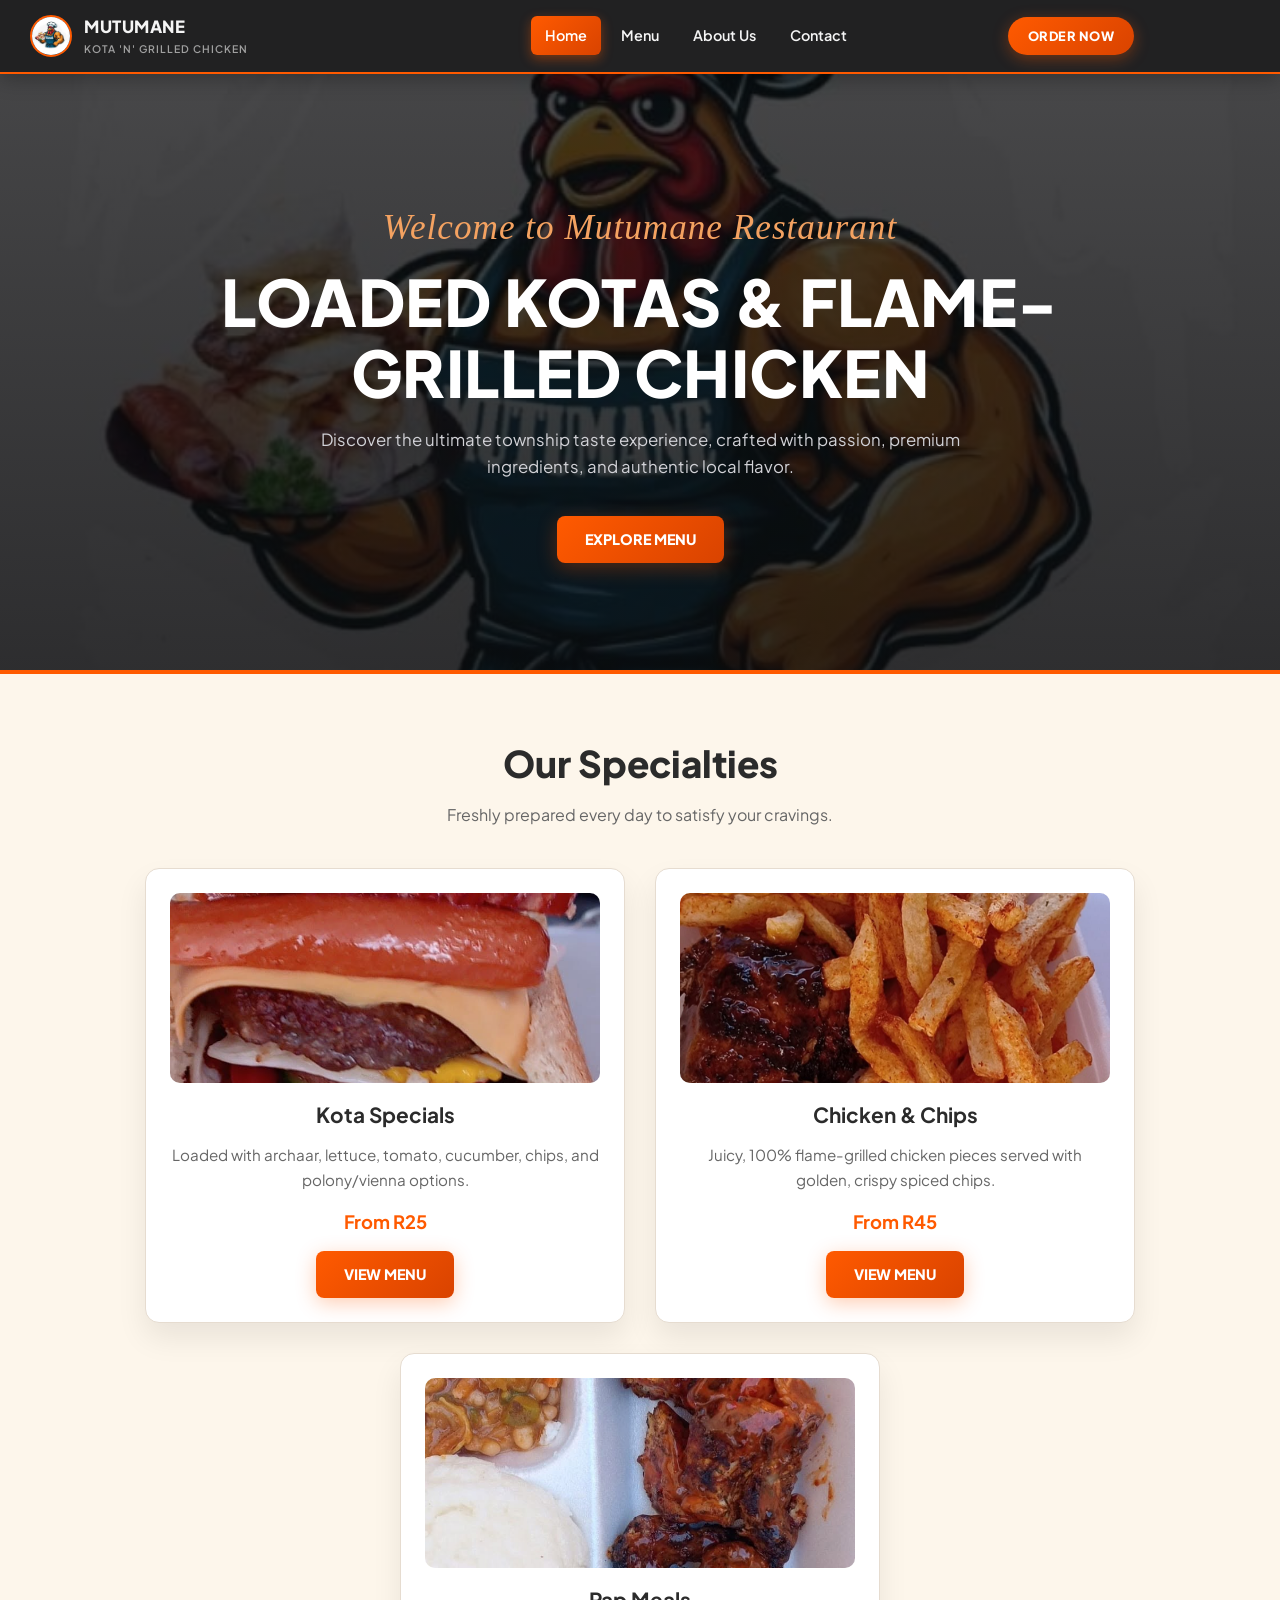
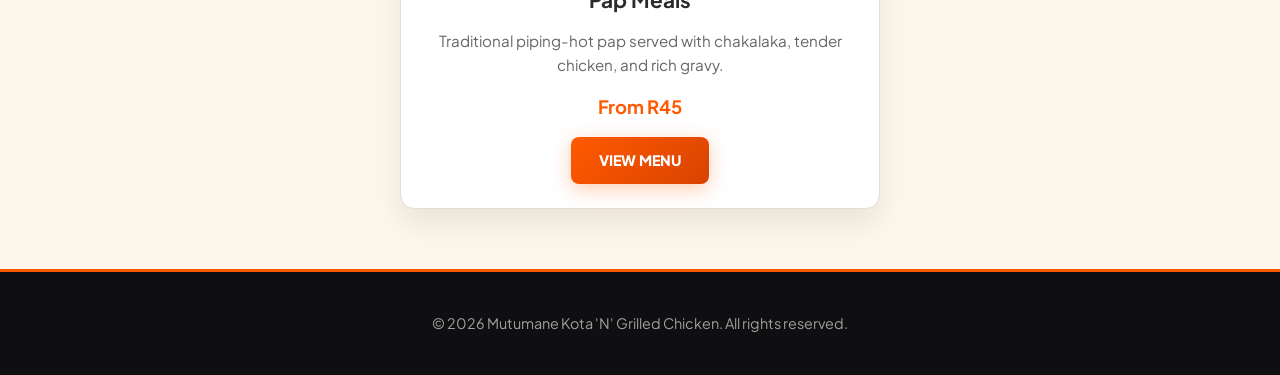
<file: index.html>
<!DOCTYPE html>
<html lang="en">
<head>
    <meta charset="UTF-8">
    <meta name="viewport" content="width=device-width, initial-scale=1.0">
    <title>Mutumane Kota 'N' Grilled Chicken - Home</title>
    <link rel="stylesheet" href="style.css">
    <link href="https://fonts.googleapis.com/css2?family=Plus+Jakarta+Sans:wght@500;600;700;800&display=swap" rel="stylesheet">
</head>
<body>

    <!-- Header & Centered Navigation -->
    <header>
        <div class="nav-container">
            <div class="brand">
                <img src="Images/LOGO.jpg" alt="Mutumane Logo">
                <div>
                    <span>MUTUMANE</span>
                    <small>KOTA 'N' GRILLED CHICKEN</small>
                </div>
            </div>

            <!-- Hidden Checkbox & Hamburger Label for Mobile -->
            <input type="checkbox" id="nav-toggle" class="nav-toggle">
            <label for="nav-toggle" class="nav-toggle-label">
                <span></span>
            </label>

            <!-- Navigation Links & CTA -->
            <div class="nav-menu-wrapper">
                <nav>
                    <ul>
                        <li><a href="index.html" class="active">Home</a></li>
                        <li><a href="menu.html">Menu</a></li>
                        <li><a href="aboutUs.html">About Us</a></li>
                        <li><a href="contact.html">Contact</a></li>
                    </ul>
                </nav>
                <a href="menu.html" class="header-cta">Order Now</a>
            </div>
        </div>
    </header>

    <!-- Immersive Paladar-Style Hero Section -->
    <section class="hero-section">
        <!-- <button class="slider-arrow left">&#10094;</button>
        <button class="slider-arrow right">&#10095;</button> -->

        <div class="hero-content-wrapper">
            <div class="hero-subtitle-script">Welcome to Mutumane Restaurant</div>
            <div class="hero-text-content">
                <h1>Loaded Kotas &amp; Flame-Grilled Chicken</h1>
                <p>Discover the ultimate township taste experience, crafted with passion, premium ingredients, and authentic local flavor.</p>
                <div class="hero-btns">
                    <a href="menu.html" class="btn-primary">Explore Menu</a>
                </div>
            </div>
        </div>
    </section>

    <!-- Featured Highlights Section -->
    <main class="page-container">
        <div class="section-title">
            <h2>Our Specialties</h2>
            <p>Freshly prepared every day to satisfy your cravings.</p>
        </div>

        <div class="category-container">
            <div class="card">
                <div class="menu-image">
                    <img src="Images/kota.jpg" alt="Kota Specials">
                </div>
                <h3>Kota Specials</h3>
                <p>Loaded with archaar, lettuce, tomato, cucumber, chips, and polony/vienna options.</p>
                <p><strong>From R25</strong></p>
                <a href="menu.html" class="btn">View Menu</a>
            </div>

            <div class="card">
                <div class="menu-image">
                    <img src="Images/chicken and chips.jpg" alt="Chicken and Chips">
                </div>
                <h3>Chicken &amp; Chips</h3>
                <p>Juicy, 100% flame-grilled chicken pieces served with golden, crispy spiced chips.</p>
                <p><strong>From R45</strong></p>
                <a href="menu.html" class="btn">View Menu</a>
            </div>

            <div class="card">
                <div class="menu-image">
                    <img src="Images/470672115_122135831156447407_951482612574795567_n.jpg" alt="Pap Meals">
                </div>
                <h3>Pap Meals</h3>
                <p>Traditional piping-hot pap served with chakalaka, tender chicken, and rich gravy.</p>
                <p><strong>From R45</strong></p>
                <a href="menu.html" class="btn">View Menu</a>
            </div>
        </div>
    </main>
    <!-- Footer -->
    <footer>
        <p>&copy; 2026 Mutumane Kota 'N' Grilled Chicken. All rights reserved.</p>
    </footer>  
    <!-- Floating WhatsApp Widget -->
    <a href="https://wa.me/27813572265?text=Hi%20Mutumane,%20I%20would%20like%20to%20place%20an%20order." class="whatsapp-float" target="_blank" rel="noopener noreferrer" aria-label="Chat on WhatsApp">
        <span class="whatsapp-tooltip"></span>
        <svg xmlns="http://www.w3.org/2000/svg" viewBox="0 0 32 32" width="30" height="30" fill="#ffffff"><path d="M16 2a14 14 0 0 0-12 21.35L2.1 29.35a1 1 0 0 0 1.25 1.25l6-1.85A14 14 0 1 0 16 2zm0 25.4a11.4 11.4 0 0 1-5.83-1.6l-.42-.25-3.8 1.18 1.18-3.8-.27-.44A11.4 11.4 0 1 1 16 27.4zm6.27-8.5c-.34-.17-2-.98-2.31-1.09s-.54-.17-.77.17-.89 1.09-1.09 1.32-.39.26-.73.09a9.21 9.21 0 0 1-2.71-1.67 10.15 10.15 0 0 1-1.87-2.32c-.2-.34 0-.52.15-.69s.34-.39.51-.59a2.3 2.3 0 0 0 .34-.57.63.63 0 0 0-.03-.61c-.09-.17-.77-1.86-1.06-2.55s-.57-.59-.77-.6h-.66a1.28 1.28 0 0 0-.93.43 3.93 3.93 0 0 0-1.22 2.93 4.5 4.5 0 0 0 .94 2.45 10.39 10.39 0 0 0 4 3.52c2.35 1 2.82.8 3.32.75s2-.82 2.29-1.61.29-1.48.2-1.61-.34-.23-.68-.4z"/></svg>
    </a>
</body>
</html>
</file>
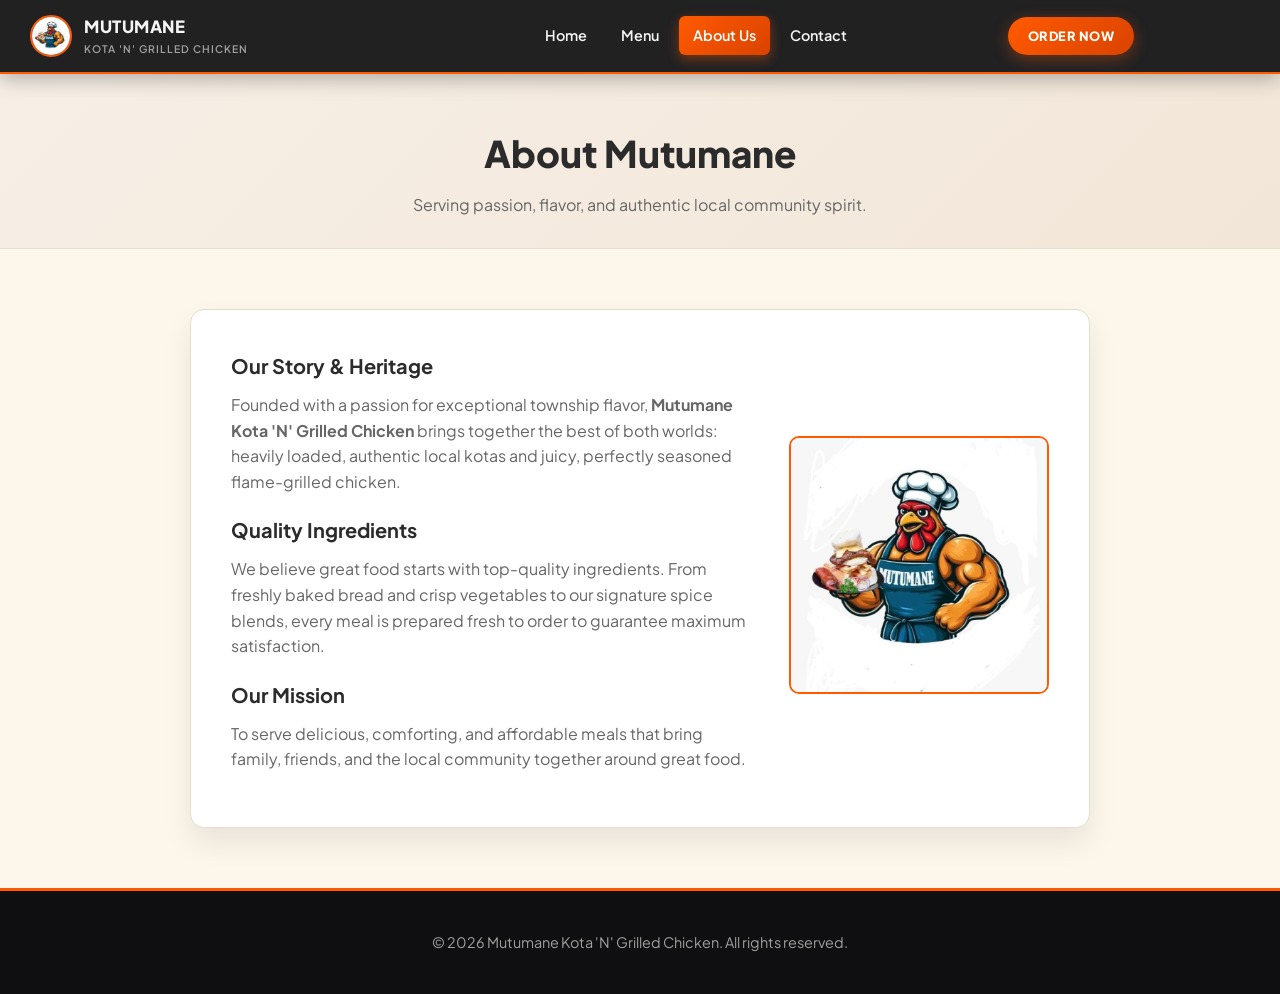
<file: aboutUs.html>
<!DOCTYPE html>
<html lang="en">
<head>
    <meta charset="UTF-8">
    <meta name="viewport" content="width=device-width, initial-scale=1.0">
    <title>About Us - Mutumane Kota 'N' Grilled Chicken</title>
    <link rel="stylesheet" href="style.css">
    <link href="https://fonts.googleapis.com/css2?family=Plus+Jakarta+Sans:wght@500;600;700;800&display=swap" rel="stylesheet">
</head>
<body>

    <!-- Header & Centered Navigation -->
    <header>
        <div class="nav-container">
            <div class="brand">
                <img src="Images/LOGO.jpg" alt="Mutumane Logo">
                <div>
                    <span>MUTUMANE</span>
                    <small>KOTA 'N' GRILLED CHICKEN</small>
                </div>
            </div>

            <!-- Hidden Checkbox & Hamburger Label for Mobile -->
            <input type="checkbox" id="nav-toggle" class="nav-toggle">
            <label for="nav-toggle" class="nav-toggle-label">
                <span></span>
            </label>

            <!-- Navigation Links & CTA -->
            <div class="nav-menu-wrapper">
                <nav>
                    <ul>
                        <li><a href="index.html">Home</a></li>
                        <li><a href="menu.html">Menu</a></li>
                        <li><a href="aboutUs.html" class="active">About Us</a></li>
                        <li><a href="contact.html">Contact</a></li>
                    </ul>
                </nav>
                <a href="menu.html" class="header-cta">Order Now</a>
            </div>
        </div>
    </header>

    <!-- Page Banner -->
    <div class="page-header-banner">
        <div class="section-title" style="margin-bottom: 0;">
            <h1>About Mutumane</h1>
            <p>Serving passion, flavor, and authentic local community spirit.</p>
        </div>
    </div>

    <!-- About Content Section -->
    <main class="page-container">
        <div class="about-wrapper">
            <div class="about-content">
                <h3>Our Story &amp; Heritage</h3>
                <p>Founded with a passion for exceptional township flavor, <strong>Mutumane Kota 'N' Grilled Chicken</strong> brings together the best of both worlds: heavily loaded, authentic local kotas and juicy, perfectly seasoned flame-grilled chicken.</p>
                
                <h3>Quality Ingredients</h3>
                <p>We believe great food starts with top-quality ingredients. From freshly baked bread and crisp vegetables to our signature spice blends, every meal is prepared fresh to order to guarantee maximum satisfaction.</p>
                
                <h3>Our Mission</h3>
                <p>To serve delicious, comforting, and affordable meals that bring family, friends, and the local community together around great food.</p>
            </div>
            
            <div class="about-img">
                <img src="Images/LOGO.jpg" alt="Mutumane Kitchen">
            </div>
        </div>
    </main>

    <!-- Footer -->
    <footer>
        <p>&copy; 2026 Mutumane Kota 'N' Grilled Chicken. All rights reserved.</p>
    </footer>
    <!-- Floating WhatsApp Widget -->
    <a href="https://wa.me/27813572265?text=Hi%20Mutumane,%20I%20would%20like%20to%20place%20an%20order." class="whatsapp-float" target="_blank" rel="noopener noreferrer" aria-label="Chat on WhatsApp">
        <span class="whatsapp-tooltip"></span>
        <svg xmlns="http://www.w3.org/2000/svg" viewBox="0 0 32 32" width="30" height="30" fill="#ffffff"><path d="M16 2a14 14 0 0 0-12 21.35L2.1 29.35a1 1 0 0 0 1.25 1.25l6-1.85A14 14 0 1 0 16 2zm0 25.4a11.4 11.4 0 0 1-5.83-1.6l-.42-.25-3.8 1.18 1.18-3.8-.27-.44A11.4 11.4 0 1 1 16 27.4zm6.27-8.5c-.34-.17-2-.98-2.31-1.09s-.54-.17-.77.17-.89 1.09-1.09 1.32-.39.26-.73.09a9.21 9.21 0 0 1-2.71-1.67 10.15 10.15 0 0 1-1.87-2.32c-.2-.34 0-.52.15-.69s.34-.39.51-.59a2.3 2.3 0 0 0 .34-.57.63.63 0 0 0-.03-.61c-.09-.17-.77-1.86-1.06-2.55s-.57-.59-.77-.6h-.66a1.28 1.28 0 0 0-.93.43 3.93 3.93 0 0 0-1.22 2.93 4.5 4.5 0 0 0 .94 2.45 10.39 10.39 0 0 0 4 3.52c2.35 1 2.82.8 3.32.75s2-.82 2.29-1.61.29-1.48.2-1.61-.34-.23-.68-.4z"/></svg>
    </a>
</body>
</html>
</file>
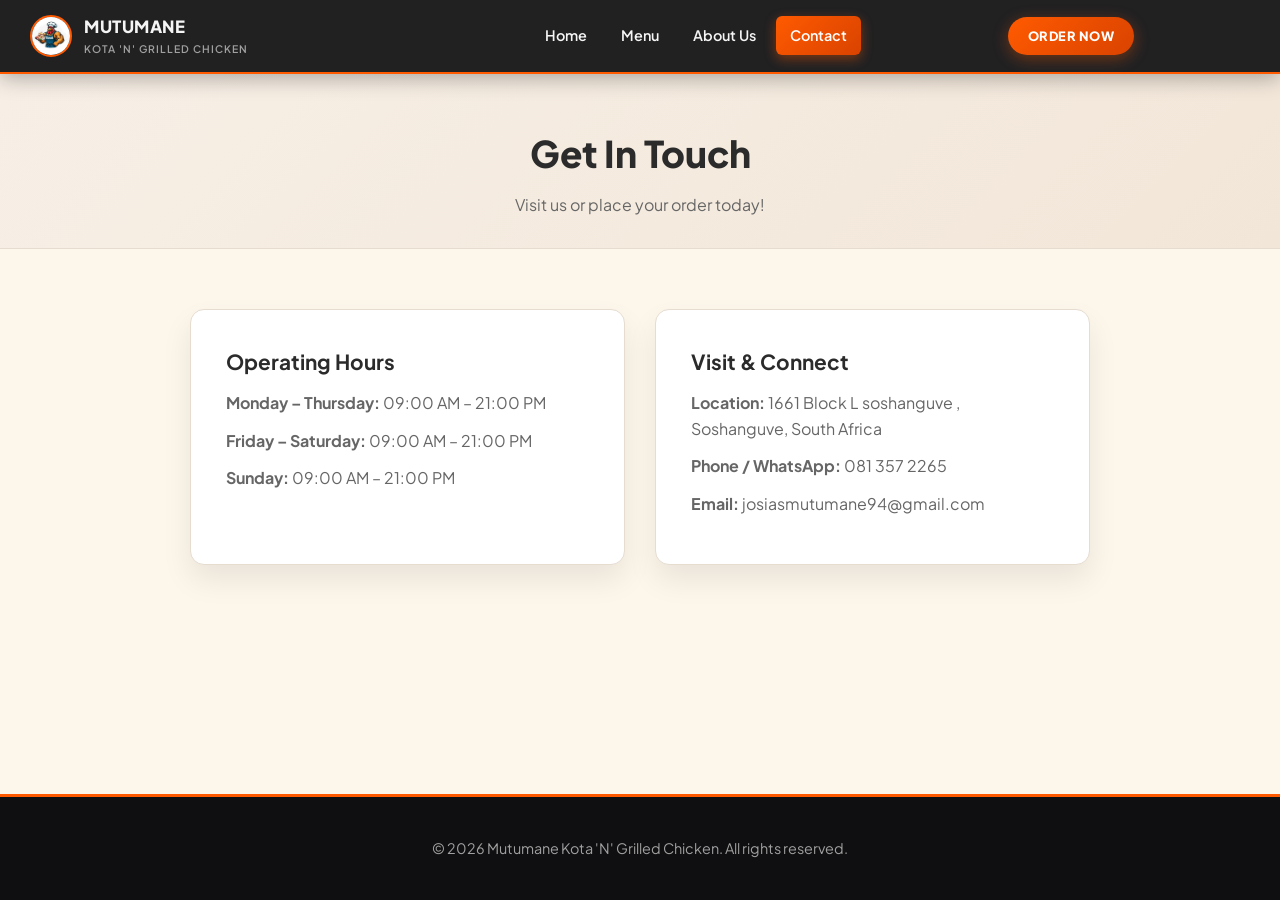
<file: contact.html>
<!DOCTYPE html>
<html lang="en">
<head>
    <meta charset="UTF-8">
    <meta name="viewport" content="width=device-width, initial-scale=1.0">
    <title>Contact Us - Mutumane Kota 'N' Grilled Chicken</title>
    <link rel="stylesheet" href="style.css">
    <link href="https://fonts.googleapis.com/css2?family=Plus+Jakarta+Sans:wght@500;600;700;800&display=swap" rel="stylesheet">
</head>
<body>

    <!-- Header & Centered Navigation -->
    <header>
        <div class="nav-container">
            <div class="brand">
                <img src="Images/LOGO.jpg" alt="Mutumane Logo">
                <div>
                    <span>MUTUMANE</span>
                    <small>KOTA 'N' GRILLED CHICKEN</small>
                </div>
            </div>

            <!-- Hidden Checkbox & Hamburger Label for Mobile -->
            <input type="checkbox" id="nav-toggle" class="nav-toggle">
            <label for="nav-toggle" class="nav-toggle-label">
                <span></span>
            </label>

            <!-- Navigation Links & CTA -->
            <div class="nav-menu-wrapper">
                <nav>
                    <ul>
                        <li><a href="index.html">Home</a></li>
                        <li><a href="menu.html">Menu</a></li>
                        <li><a href="aboutUs.html">About Us</a></li>
                        <li><a href="contact.html" class="active">Contact</a></li>
                    </ul>
                </nav>
                <a href="menu.html" class="header-cta">Order Now</a>
            </div>
        </div>
    </header>

    <!-- Page Banner -->
    <div class="page-header-banner">
        <div class="section-title" style="margin-bottom: 0;">
            <h1>Get In Touch</h1>
            <p>Visit us or place your order today!</p>
        </div>
    </div>

    <!-- Contact Grid Section -->
    <main class="page-container">
        <div class="contact-grid">
            
            <!-- Opening Hours -->
            <div class="info-card">
                <h3>Operating Hours</h3>
                <p><strong>Monday – Thursday:</strong> 09:00 AM – 21:00 PM</p>
                <p><strong>Friday – Saturday:</strong> 09:00 AM – 21:00 PM</p>
                <p><strong>Sunday:</strong> 09:00 AM – 21:00 PM</p>
            </div>

            <!-- Location & Contact info -->
            <div class="info-card">
                <h3>Visit &amp; Connect</h3>
                <p><strong>Location:</strong> 1661 Block L soshanguve , Soshanguve, South Africa</p>
                <p><strong>Phone / WhatsApp:</strong> 081 357 2265</p>
                <p><strong>Email:</strong> josiasmutumane94@gmail.com</p>
                <!-- <div style="margin-top: 20px;">
                    <a href="menu.html" class="btn-primary">Order Online</a>
                </div>  -->
            </div> 

        </div>
    </main>

    <!-- Footer -->
    <footer>
        <p>&copy; 2026 Mutumane Kota 'N' Grilled Chicken. All rights reserved.</p>
    </footer>
    <!-- Floating WhatsApp Widget -->
    <a href="https://wa.me/27813572265?text=Hi%20Mutumane,%20I%20would%20like%20to%20place%20an%20order." class="whatsapp-float" target="_blank" rel="noopener noreferrer" aria-label="Chat on WhatsApp">
        <span class="whatsapp-tooltip"></span>
        <svg xmlns="http://www.w3.org/2000/svg" viewBox="0 0 32 32" width="30" height="30" fill="#ffffff"><path d="M16 2a14 14 0 0 0-12 21.35L2.1 29.35a1 1 0 0 0 1.25 1.25l6-1.85A14 14 0 1 0 16 2zm0 25.4a11.4 11.4 0 0 1-5.83-1.6l-.42-.25-3.8 1.18 1.18-3.8-.27-.44A11.4 11.4 0 1 1 16 27.4zm6.27-8.5c-.34-.17-2-.98-2.31-1.09s-.54-.17-.77.17-.89 1.09-1.09 1.32-.39.26-.73.09a9.21 9.21 0 0 1-2.71-1.67 10.15 10.15 0 0 1-1.87-2.32c-.2-.34 0-.52.15-.69s.34-.39.51-.59a2.3 2.3 0 0 0 .34-.57.63.63 0 0 0-.03-.61c-.09-.17-.77-1.86-1.06-2.55s-.57-.59-.77-.6h-.66a1.28 1.28 0 0 0-.93.43 3.93 3.93 0 0 0-1.22 2.93 4.5 4.5 0 0 0 .94 2.45 10.39 10.39 0 0 0 4 3.52c2.35 1 2.82.8 3.32.75s2-.82 2.29-1.61.29-1.48.2-1.61-.34-.23-.68-.4z"/></svg>
    </a>
</body>
</html>
</file>
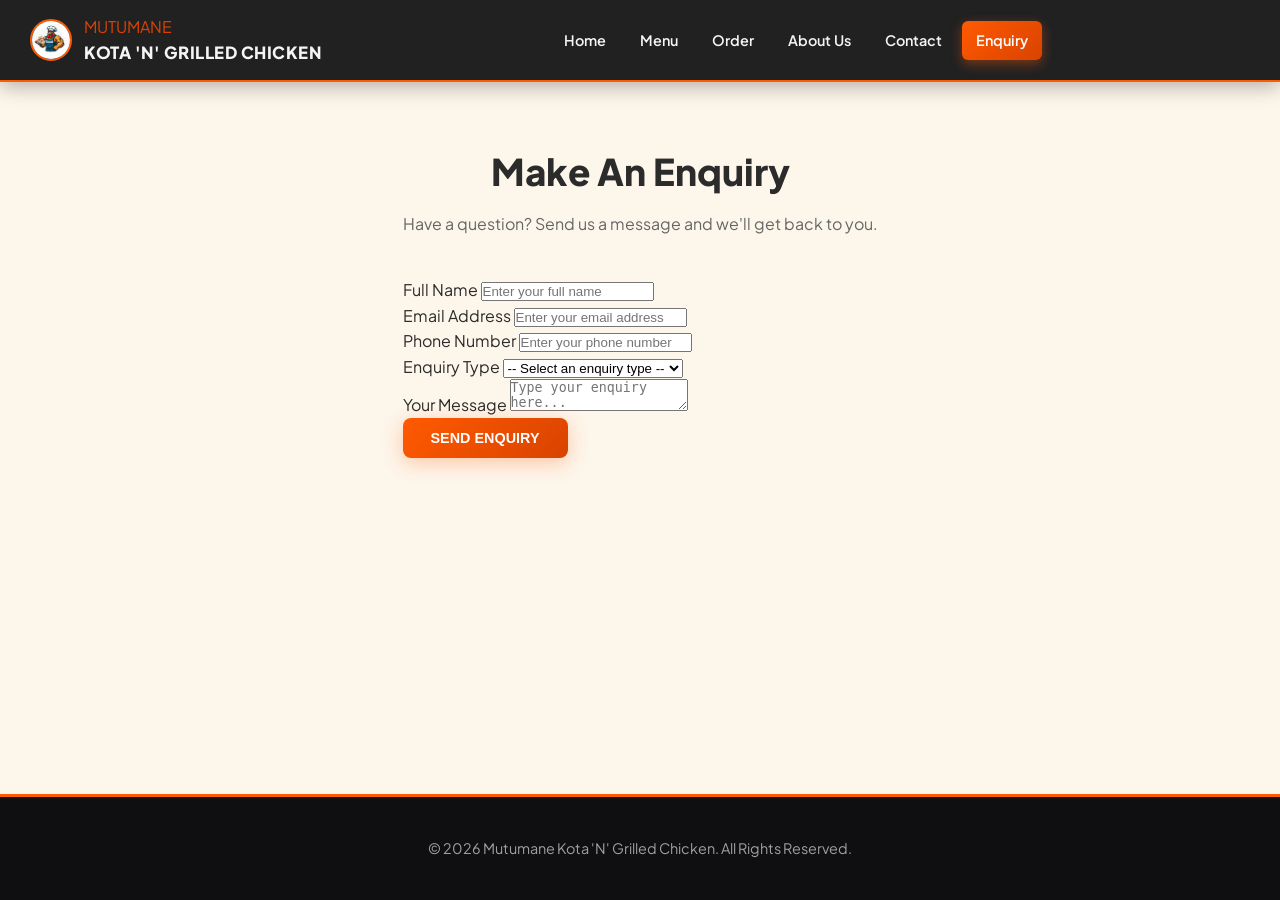
<file: enquiry.html>
<!DOCTYPE html>
<html lang="en">
<head>
    <meta charset="UTF-8">
    <meta name="viewport" content="width=device-width, initial-scale=1.0">
    <title>Enquiry | Mutumane Kota 'N' Grilled Chicken</title>
    <link rel="preconnect" href="https://fonts.googleapis.com">
    <link rel="preconnect" href="https://fonts.gstatic.com" crossorigin>
    <link href="https://fonts.googleapis.com/css2?family=Plus+Jakarta+Sans:wght@400;600;700;800&display=swap" rel="stylesheet">
    <link rel="stylesheet" href="style.css">
</head>
<body>

    <header>
        <div class="nav-container">
            <a href="index.html" class="brand">
                <img src="Images/LOGO.jpg" alt="Mutumane Logo">
                <div>
                    MUTUMANE 
                    <span>KOTA 'N' GRILLED CHICKEN</span>
                </div>
            </a>
            <nav>
                <ul>
                    <li><a href="index.html">Home</a></li>
                    <li><a href="menu.html">Menu</a></li>
                    <li><a href="orders.html">Order</a></li>
                    <li><a href="aboutUs.html">About Us</a></li>
                    <li><a href="contact.html">Contact</a></li>
                    <li><a href="enquiry.html" class="active">Enquiry</a></li>
                </ul>
            </nav>
        </div>
    </header>

    <main class="page-container">
        <div class="section-title">
            <h1>Make An Enquiry</h1>
            <p>Have a question? Send us a message and we'll get back to you.</p>
        </div>

        <div class="order-box">
            <form action="#" method="post">
                <div class="form-group">
                    <label for="name">Full Name</label>
                    <input type="text" id="name" name="name" placeholder="Enter your full name" required>
                </div>

                <div class="form-group">
                    <label for="email">Email Address</label>
                    <input type="email" id="email" name="email" placeholder="Enter your email address" required>
                </div>

                <div class="form-group">
                    <label for="phone">Phone Number</label>
                    <input type="tel" id="phone" name="phone" placeholder="Enter your phone number">
                </div>

                <div class="form-group">
                    <label for="subject">Enquiry Type</label>
                    <select id="subject" name="subject" required>
                        <option value="">-- Select an enquiry type --</option>
                        <option value="general">General Enquiry</option>
                        <option value="catering">Catering</option>
                        <option value="menu">Menu Information</option>
                        <option value="order">Order Question</option>
                        <option value="business">Business Enquiry</option>
                        <option value="other">Other</option>
                    </select>
                </div>

                <div class="form-group">
                    <label for="message">Your Message</label>
                    <textarea id="message" name="message" placeholder="Type your enquiry here..." required></textarea>
                </div>

                <button type="submit" class="btn-primary">Send Enquiry</button>
            </form>
        </div>
    </main>

    <footer>
        <p>&copy; 2026 Mutumane Kota 'N' Grilled Chicken. All Rights Reserved.</p>
    </footer>

</body>
</html>
</file>
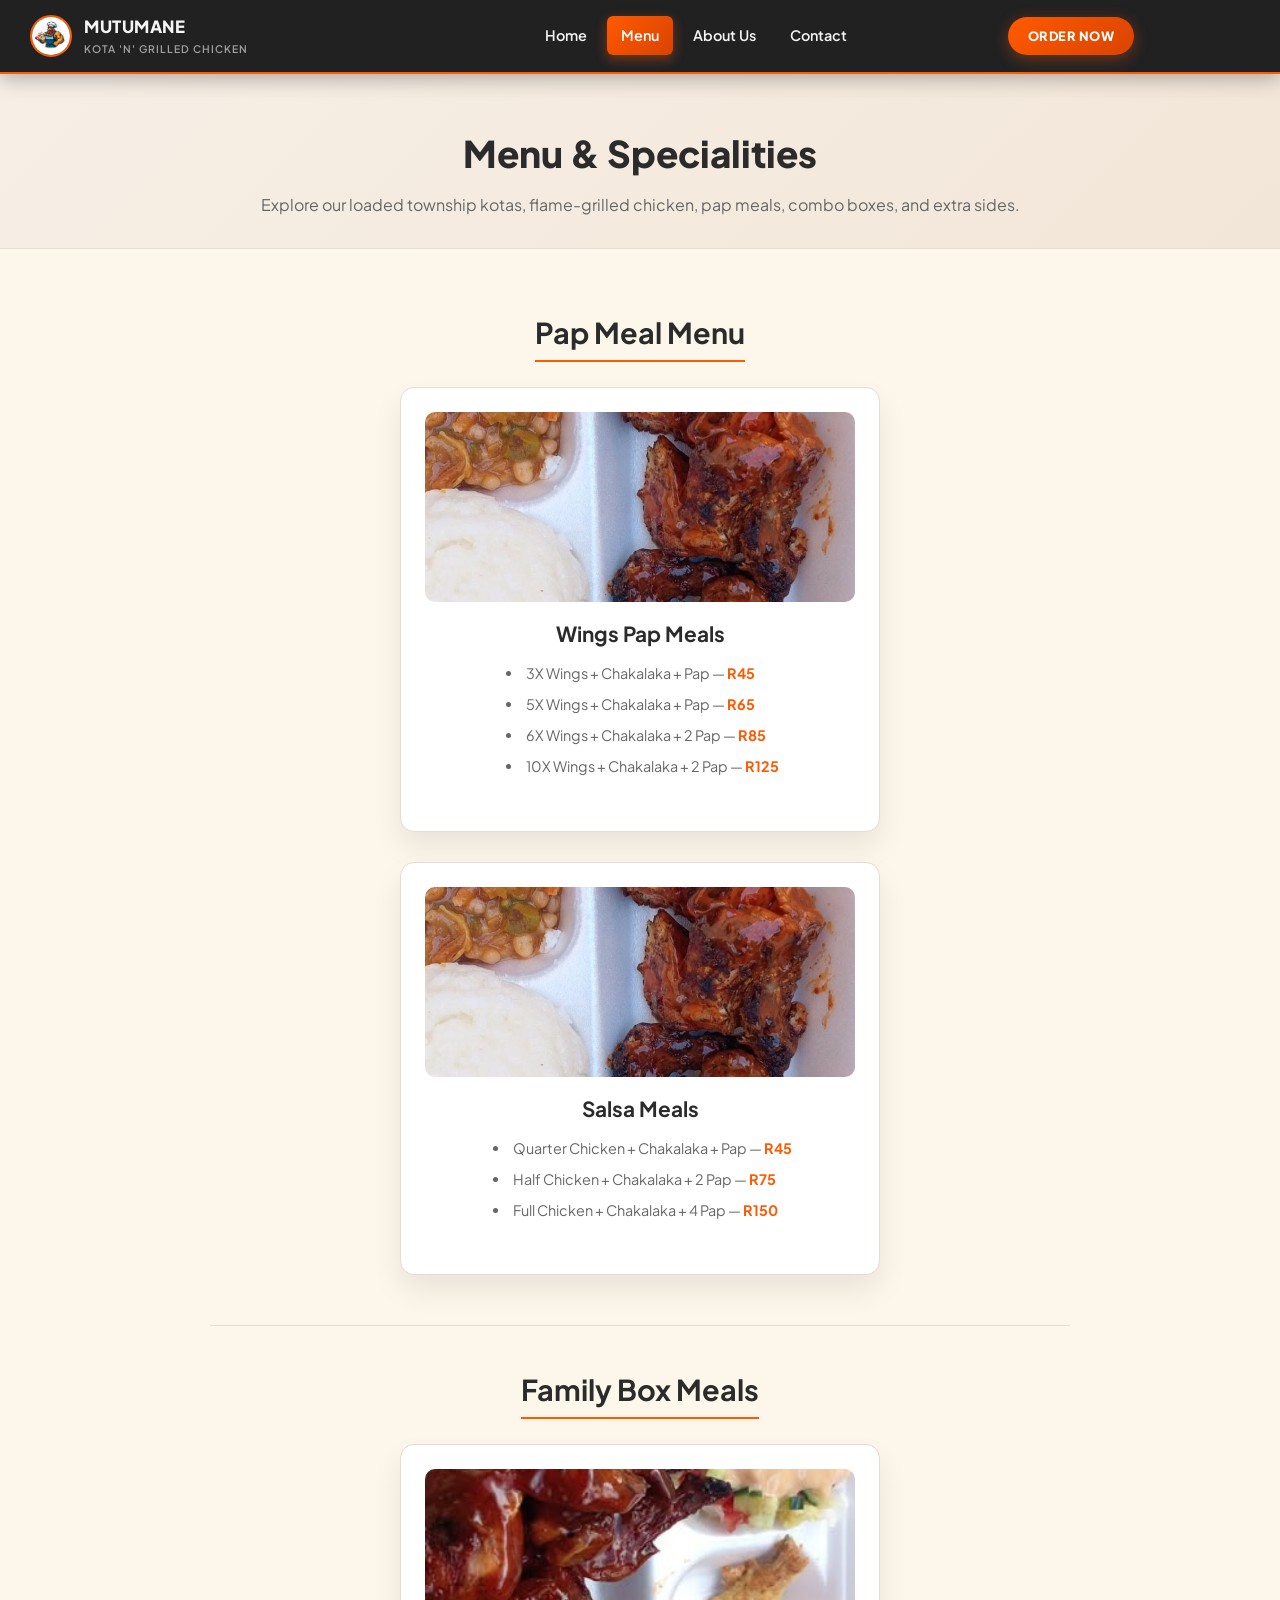
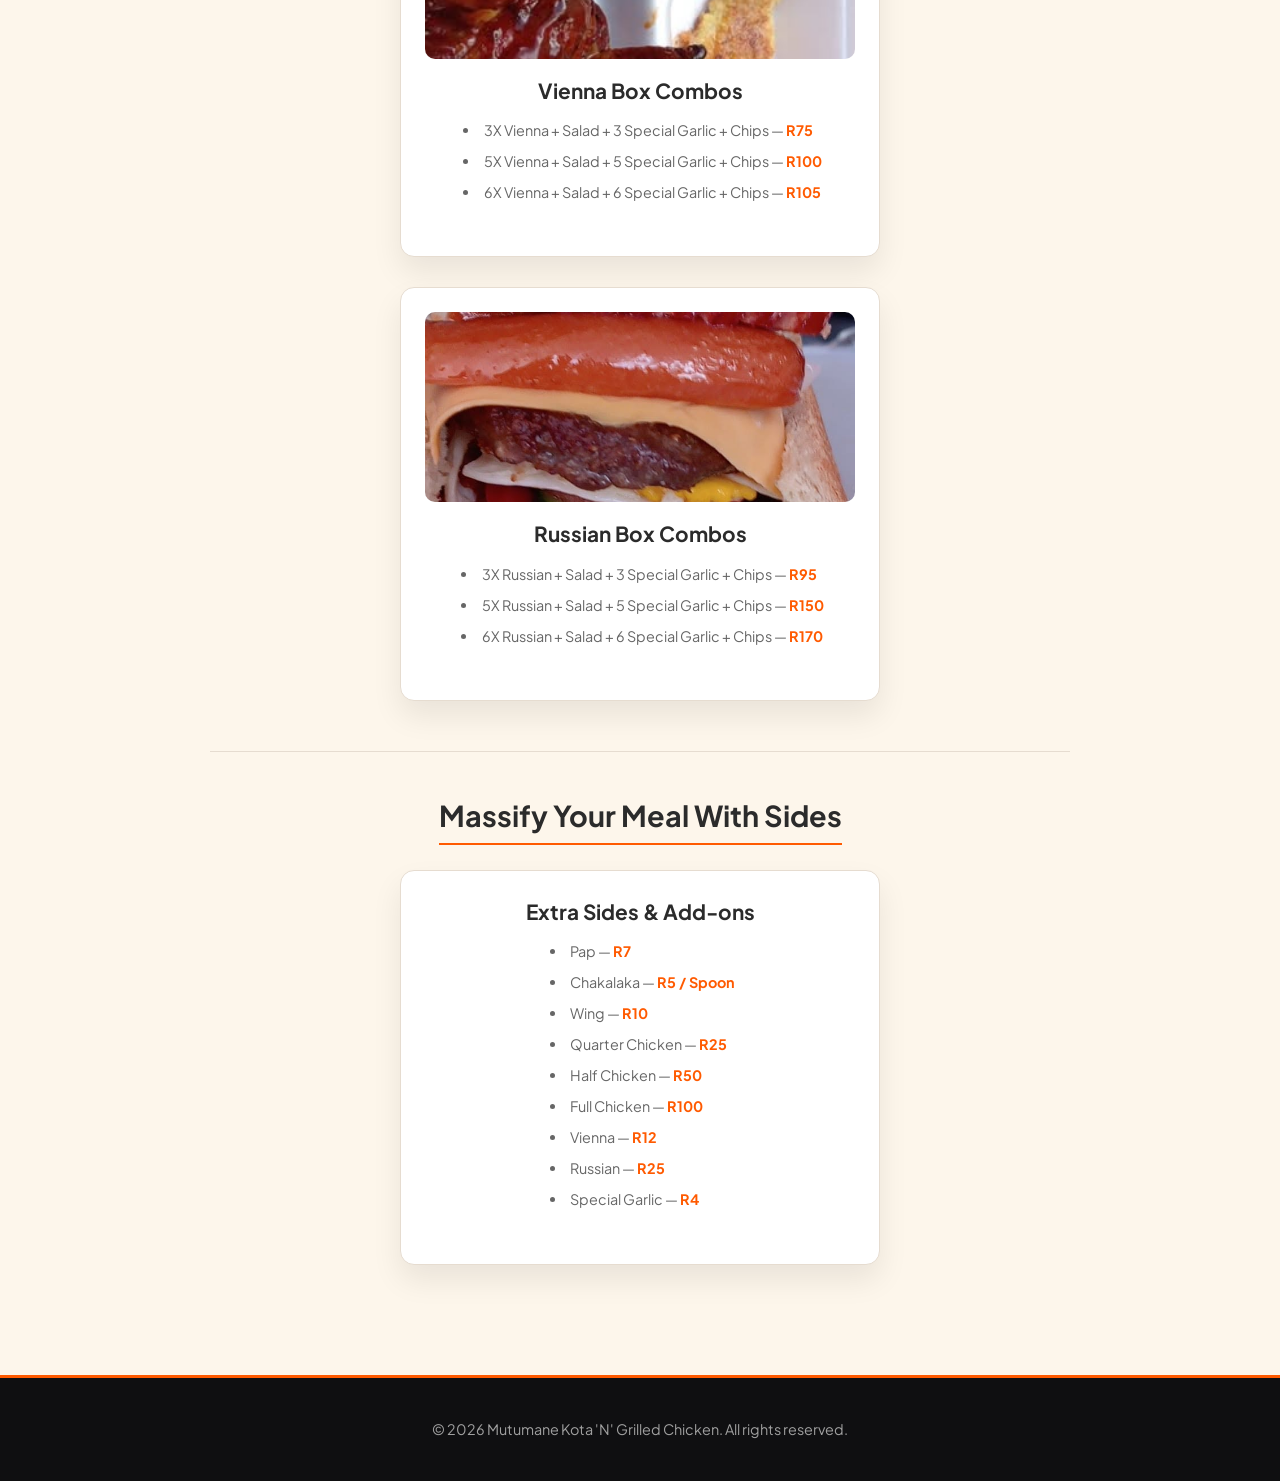
<file: menu.html>
<!DOCTYPE html>
<html lang="en">
<head>
    <meta charset="UTF-8">
    <meta name="viewport" content="width=device-width, initial-scale=1.0">
    <title>Menu - Mutumane Kota 'N' Grilled Chicken</title>
    <link rel="stylesheet" href="style.css">
    <link href="https://fonts.googleapis.com/css2?family=Plus+Jakarta+Sans:wght@500;600;700;800&display=swap" rel="stylesheet">
</head>
<body>

    <!-- Header & Centered Navigation -->
    <header>
        <div class="nav-container">
            <div class="brand">
                <img src="Images/LOGO.jpg" alt="Mutumane Logo">
                <div>
                    <span>MUTUMANE</span>
                    <small>KOTA 'N' GRILLED CHICKEN</small>
                </div>
            </div>

            <!-- Hidden Checkbox & Hamburger Label for Mobile -->
            <input type="checkbox" id="nav-toggle" class="nav-toggle">
            <label for="nav-toggle" class="nav-toggle-label">
                <span></span>
            </label>

            <!-- Navigation Links & CTA -->
            <div class="nav-menu-wrapper">
                <nav>
                    <ul>
                        <li><a href="index.html">Home</a></li>
                        <li><a href="menu.html" class="active">Menu</a></li>
                        <li><a href="aboutUs.html">About Us</a></li>
                        <li><a href="contact.html">Contact</a></li>
                    </ul>
                </nav>
                <a href="menu.html" class="header-cta">Order Now</a>
            </div>
        </div>
    </header>

    <!-- Page Banner -->
    <div class="page-header-banner">
        <div class="section-title" style="margin-bottom: 0;">
            <h1>Menu &amp; Specialities</h1>
            <p>Explore our loaded township kotas, flame-grilled chicken, pap meals, combo boxes, and extra sides.</p>
        </div>
    </div>

    <!-- Menu Content -->
    <main class="page-container">
        
        <!-- SECTION 1: PAP MEAL MENU -->
        <section class="menu-category-section">
            <h2 class="category-heading">Pap Meal Menu</h2>
            <div class="category-container">
        
                <!-- Wings Pap Meals -->
                <div class="card">
                    <div class="menu-image">
                        <img src="Images/470672115_122135831156447407_951482612574795567_n.jpg" alt="Wings Pap Meal">
                    </div>
                    <h3>Wings Pap Meals</h3>
                    <ul class="menu-list">
                        <li>3X Wings + Chakalaka + Pap — <strong>R45</strong></li>
                        <li>5X Wings + Chakalaka + Pap — <strong>R65</strong></li>
                        <li>6X Wings + Chakalaka + 2 Pap — <strong>R85</strong></li>
                        <li>10X Wings + Chakalaka + 2 Pap — <strong>R125</strong></li>
                    </ul>
                </div>
        
                <!-- Salsa Pap Meals -->
                <div class="card">
                    <div class="menu-image">
                        <img src="Images/470672115_122135831156447407_951482612574795567_n.jpg" alt="Salsa Pap Meal">
                    </div>
                    <h3>Salsa Meals</h3>
                    <ul class="menu-list">
                        <li>Quarter Chicken + Chakalaka + Pap — <strong>R45</strong></li>
                        <li>Half Chicken + Chakalaka + 2 Pap — <strong>R75</strong></li>
                        <li>Full Chicken + Chakalaka + 4 Pap — <strong>R150</strong></li>
                    </ul>
                </div>
        
            </div>
        </section>
        
        <div class="menu-divider"></div>
        
        <!-- SECTION 2: FAMILY BOX MEAL -->
        <section class="menu-category-section">
            <h2 class="category-heading">Family Box Meals</h2>
            <div class="category-container">
        
                <!-- Vienna Family Boxes -->
                <div class="card">
                    <div class="menu-image">
                        <img src="Images/Combo.jpg" alt="Vienna Family Box">
                    </div>
                    <h3>Vienna Box Combos</h3>
                    <ul class="menu-list">
                        <li>3X Vienna + Salad + 3 Special Garlic + Chips — <strong>R75</strong></li>
                        <li>5X Vienna + Salad + 5 Special Garlic + Chips — <strong>R100</strong></li>
                        <li>6X Vienna + Salad + 6 Special Garlic + Chips — <strong>R105</strong></li>
                    </ul>
                </div>
        
                <!-- Russian Family Boxes -->
                <div class="card">
                    <div class="menu-image">
                        <img src="Images/kota.jpg" alt="Russian Family Box">
                    </div>
                    <h3>Russian Box Combos</h3>
                    <ul class="menu-list">
                        <li>3X Russian + Salad + 3 Special Garlic + Chips — <strong>R95</strong></li>
                        <li>5X Russian + Salad + 5 Special Garlic + Chips — <strong>R150</strong></li>
                        <li>6X Russian + Salad + 6 Special Garlic + Chips — <strong>R170</strong></li>
                    </ul>
                </div>
        
            </div>
        </section>
        
        <div class="menu-divider"></div>
        
        <!-- SECTION 3: MASSIFY YOUR MEAL WITH SIDES -->
        <section class="menu-category-section">
            <h2 class="category-heading">Massify Your Meal With Sides</h2>
            <div class="category-container">
        
                <div class="card">
                    <!-- <div class="menu-image">
                        <img src="Images/LOGO.jpg" alt="Extra Sides">
                    </div> -->
                    <h3>Extra Sides &amp; Add-ons</h3>
                    <ul class="menu-list">
                        <li>Pap — <strong>R7</strong></li>
                        <li>Chakalaka — <strong>R5 / Spoon</strong></li>
                        <li>Wing — <strong>R10</strong></li>
                        <li>Quarter Chicken — <strong>R25</strong></li>
                        <li>Half Chicken — <strong>R50</strong></li>
                        <li>Full Chicken — <strong>R100</strong></li>
                        <li>Vienna — <strong>R12</strong></li>
                        <li>Russian — <strong>R25</strong></li>
                        <li>Special Garlic — <strong>R4</strong></li>
                    </ul>
                </div>
        
            </div>
        </section>

    </main>

    <!-- Footer -->
    <footer>
        <p>&copy; 2026 Mutumane Kota 'N' Grilled Chicken. All rights reserved.</p>
    </footer>
    <!-- Floating WhatsApp Widget -->
    <a href="https://wa.me/27813572265?text=Hi%20Mutumane,%20I%20would%20like%20to%20place%20an%20order." class="whatsapp-float" target="_blank" rel="noopener noreferrer" aria-label="Chat on WhatsApp">
        <span class="whatsapp-tooltip"></span>
        <svg xmlns="http://www.w3.org/2000/svg" viewBox="0 0 32 32" width="30" height="30" fill="#ffffff"><path d="M16 2a14 14 0 0 0-12 21.35L2.1 29.35a1 1 0 0 0 1.25 1.25l6-1.85A14 14 0 1 0 16 2zm0 25.4a11.4 11.4 0 0 1-5.83-1.6l-.42-.25-3.8 1.18 1.18-3.8-.27-.44A11.4 11.4 0 1 1 16 27.4zm6.27-8.5c-.34-.17-2-.98-2.31-1.09s-.54-.17-.77.17-.89 1.09-1.09 1.32-.39.26-.73.09a9.21 9.21 0 0 1-2.71-1.67 10.15 10.15 0 0 1-1.87-2.32c-.2-.34 0-.52.15-.69s.34-.39.51-.59a2.3 2.3 0 0 0 .34-.57.63.63 0 0 0-.03-.61c-.09-.17-.77-1.86-1.06-2.55s-.57-.59-.77-.6h-.66a1.28 1.28 0 0 0-.93.43 3.93 3.93 0 0 0-1.22 2.93 4.5 4.5 0 0 0 .94 2.45 10.39 10.39 0 0 0 4 3.52c2.35 1 2.82.8 3.32.75s2-.82 2.29-1.61.29-1.48.2-1.61-.34-.23-.68-.4z"/></svg>
    </a>
</body>
</html>
</file>
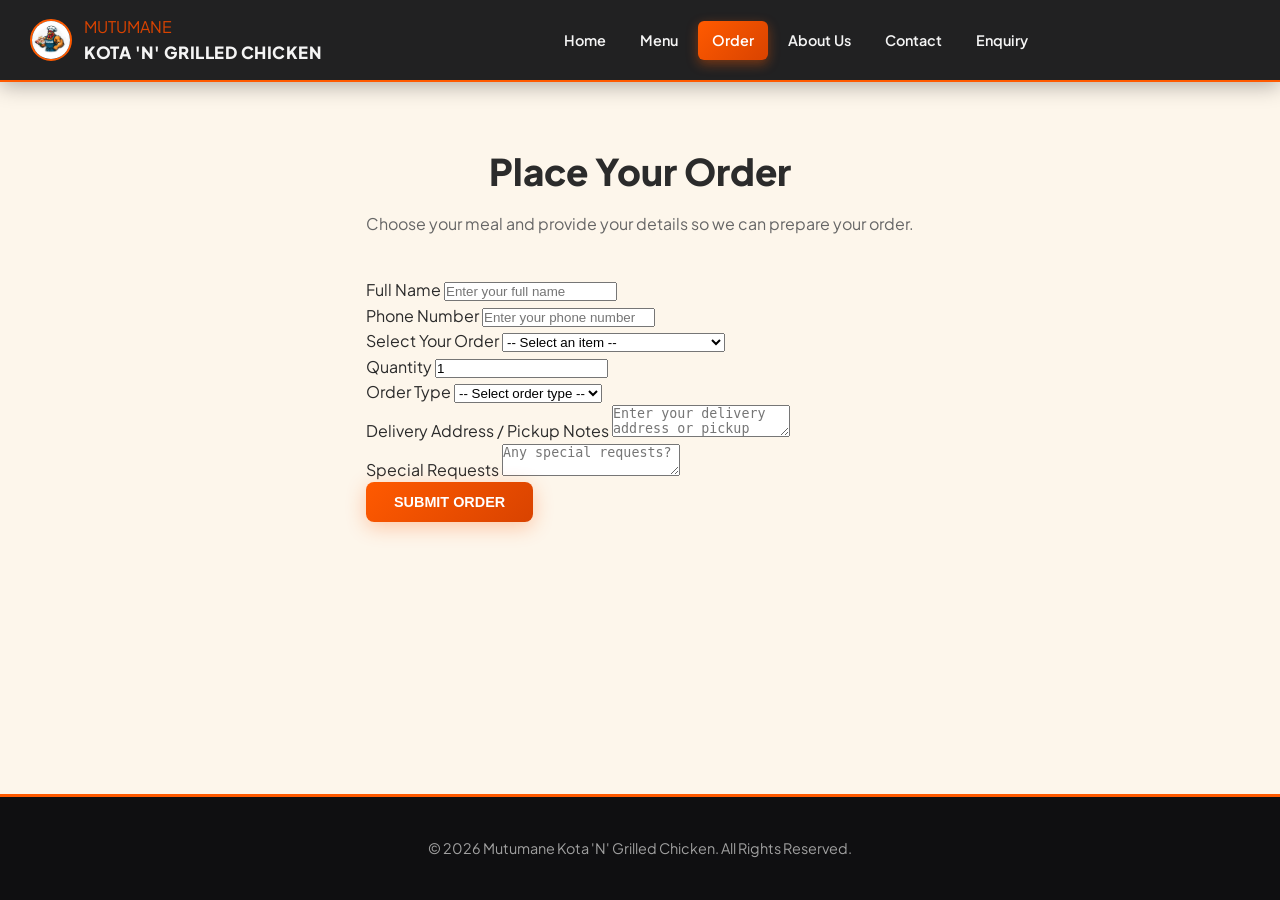
<file: orders.html>
<!DOCTYPE html>
<html lang="en">
<head>
    <meta charset="UTF-8">
    <meta name="viewport" content="width=device-width, initial-scale=1.0">
    <title>Order | Mutumane Kota 'N' Grilled Chicken</title>
    <link rel="preconnect" href="https://fonts.googleapis.com">
    <link rel="preconnect" href="https://fonts.gstatic.com" crossorigin>
    <link href="https://fonts.googleapis.com/css2?family=Plus+Jakarta+Sans:wght@400;600;700;800&display=swap" rel="stylesheet">
    <link rel="stylesheet" href="style.css">
</head>
<body>

    <header>
        <div class="nav-container">
            <a href="index.html" class="brand">
                <img src="Images/LOGO.jpg" alt="Mutumane Logo">
                <div>
                    MUTUMANE 
                    <span>KOTA 'N' GRILLED CHICKEN</span>
                </div>
            </a>
            <nav>
                <ul>
                    <li><a href="index.html">Home</a></li>
                    <li><a href="menu.html">Menu</a></li>
                    <li><a href="orders.html" class="active">Order</a></li>
                    <li><a href="aboutUs.html">About Us</a></li>
                    <li><a href="contact.html">Contact</a></li>
                    <li><a href="enquiry.html">Enquiry</a></li>
                </ul>
            </nav>
        </div>
    </header>

    <main class="page-container">
        <div class="section-title">
            <h1>Place Your Order</h1>
            <p>Choose your meal and provide your details so we can prepare your order.</p>
        </div>

        <div class="order-box">
            <form action="#" method="post">
                <div class="form-group">
                    <label for="name">Full Name</label>
                    <input type="text" id="name" name="name" placeholder="Enter your full name" required>
                </div>

                <div class="form-group">
                    <label for="phone">Phone Number</label>
                    <input type="tel" id="phone" name="phone" placeholder="Enter your phone number" required>
                </div>

                <div class="form-group">
                    <label for="item">Select Your Order</label>
                    <select id="item" name="item" required>
                        <option value="">-- Select an item --</option>
                        <option value="classic-kota">Classic Boss Kota - R55</option>
                        <option value="full-chicken">Full Flame-Grilled Chicken - R140</option>
                        <option value="half-chicken">Half Chicken & Chips - R85</option>
                        <option value="kota-special">Kota Special - From R25</option>
                        <option value="pap-meal">Pap Meal - From R45</option>
                        <option value="combo">Family Combo - R150</option>
                        <option value="extra-sides">Extra Sides</option>
                    </select>
                </div>

                <div class="form-group">
                    <label for="quantity">Quantity</label>
                    <input type="number" id="quantity" name="quantity" min="1" value="1" required>
                </div>

                <div class="form-group">
                    <label for="order-type">Order Type</label>
                    <select id="order-type" name="order-type" required>
                        <option value="">-- Select order type --</option>
                        <option value="pickup">Pickup</option>
                        <option value="delivery">Delivery</option>
                    </select>
                </div>

                <div class="form-group">
                    <label for="address">Delivery Address / Pickup Notes</label>
                    <textarea id="address" name="address" placeholder="Enter your delivery address or pickup instructions"></textarea>
                </div>

                <div class="form-group">
                    <label for="notes">Special Requests</label>
                    <textarea id="notes" name="notes" placeholder="Any special requests?"></textarea>
                </div>

                <button type="submit" class="btn-primary">Submit Order</button>
            </form>
        </div>
    </main>

    <footer>
        <p>&copy; 2026 Mutumane Kota 'N' Grilled Chicken. All Rights Reserved.</p>
    </footer>

</body>
</html>
</file>
<file: style.css>
/* =========================================================
   MUTUMANE KOTA 'N' GRILLED CHICKEN
   COMPLETE PALADAR-INSPIRED RESTAURANT STYLESHEET
   ========================================================= */

:root {
    --bg-main: #fdf6eb; /* Warm cream background for content */
    --bg-card: #ffffff;
    --bg-header: rgba(15, 15, 17, 0.92);
    --hero-dark: #0f0f11;
    --fiery-orange: #ff5a00;
    --orange-dark: #d94300;
    --fiery-orange-hover: #ff7024;
    --warm-yellow: #f4a261;
    --text-main: #2b2b2b;
    --text-muted: #666666;
    --text-light: #f5f5f5;
    --border-color: #e6dcd0;
    --shadow: 0 15px 30px rgba(0, 0, 0, 0.08);
}

* {
    box-sizing: border-box;
    margin: 0;
    padding: 0;
}

html {
    scroll-behavior: smooth;
    height: 100%;
}

body {
    background-color: var(--bg-main);
    color: var(--text-main);
    font-family: 'Plus Jakarta Sans', 'Segoe UI', Tahoma, Geneva, Verdana, sans-serif;
    line-height: 1.6;
    min-height: 100vh;
    display: flex;
    flex-direction: column;
    margin: 0;
}

a {
    color: var(--orange-dark);
    text-decoration: none;
    transition: color 0.25s ease;
}

a:hover {
    color: var(--fiery-orange);
}

/* Header & Centered Navigation */
header {
    position: sticky;
    top: 0;
    z-index: 1000;
    background: var(--bg-header);
    backdrop-filter: blur(12px);
    border-bottom: 2px solid var(--fiery-orange);
    padding: 14px 30px;
    box-shadow: 0 4px 20px rgba(0, 0, 0, 0.3);
}

.nav-container {
    max-width: 1250px;
    margin: 0 auto;
    display: flex;
    align-items: center;
    justify-content: space-between;
    gap: 20px;
}

.brand {
    display: flex;
    align-items: center;
    gap: 12px;
}

.brand img {
    width: 42px;
    height: 42px;
    border-radius: 50%;
    object-fit: cover;
    border: 2px solid var(--fiery-orange);
}

.brand span {
    display: block;
    color: var(--text-light);
    font-size: 1.05rem;
    font-weight: 800;
    letter-spacing: 0.5px;
}

.brand small {
    display: block;
    color: #a0a0a0;
    font-size: 0.65rem;
    font-weight: 600;
    letter-spacing: 1px;
}

header nav {
    margin: 0 auto;
}

nav ul {
    list-style: none;
    display: flex;
    align-items: center;
    gap: 6px;
}

nav ul li a {
    display: block;
    padding: 8px 14px;
    border-radius: 6px;
    color: var(--text-light);
    font-size: 0.9rem;
    font-weight: 600;
    transition: all 0.25s ease;
}

nav ul li a:hover {
    color: var(--fiery-orange);
    background-color: rgba(255, 90, 0, 0.1);
}

nav ul li a.active {
    background: linear-gradient(135deg, var(--fiery-orange), var(--orange-dark));
    color: #ffffff;
    box-shadow: 0 4px 12px rgba(255, 90, 0, 0.4);
}

/* Header Right CTA Button */
.btn-pill, .header-cta {
    background: linear-gradient(135deg, var(--fiery-orange), var(--orange-dark));
    color: #ffffff;
    padding: 9px 20px;
    border-radius: 50px;
    font-weight: 800;
    font-size: 0.8rem;
    text-transform: uppercase;
    letter-spacing: 0.5px;
    box-shadow: 0 4px 15px rgba(255, 90, 0, 0.35);
    transition: transform 0.2s ease, background 0.2s ease;
}

.btn-pill:hover, .header-cta:hover {
    transform: translateY(-2px);
    color: #ffffff;
    background: linear-gradient(135deg, var(--fiery-orange-hover), var(--fiery-orange));
}

/* Paladar-Style Immersive Hero Section */
.hero-section {
    position: relative;
    background-image: linear-gradient(rgba(10, 10, 12, 0.75), rgba(10, 10, 12, 0.85)), url('Images/LOGO.jpg');
    background-size: cover;
    background-position: center;
    background-repeat: no-repeat;
    color: #ffffff;
    padding: 120px 20px 100px;
    min-height: 600px;
    display: flex;
    align-items: center;
    justify-content: center;
    text-align: center;
    border-bottom: 4px solid var(--fiery-orange);
    overflow: hidden;
}

.hero-content-wrapper {
    max-width: 900px;
    margin: 0 auto;
    position: relative;
    z-index: 2;
}

.hero-subtitle-script {
    font-family: 'Brush Script MT', cursive, Georgia, serif;
    font-size: clamp(1.5rem, 3vw, 2.2rem);
    color: var(--warm-yellow);
    margin-bottom: 10px;
    font-style: italic;
    letter-spacing: 1px;
}

.hero-text-content h1 {
    font-size: clamp(2.5rem, 5vw, 4.2rem);
    line-height: 1.1;
    font-weight: 800;
    text-transform: uppercase;
    margin-bottom: 20px;
    color: #ffffff;
    letter-spacing: 0.5px;
}

.hero-text-content p {
    color: #d1d1d6;
    font-size: 1.05rem;
    margin-bottom: 35px;
    max-width: 680px;
    margin-left: auto;
    margin-right: auto;
}

.hero-btns {
    display: flex;
    justify-content: center;
    gap: 15px;
    flex-wrap: wrap;
}

/* Buttons */
.btn-primary, .btn {
    display: inline-block;
    width: auto;
    border: none;
    border-radius: 8px;
    padding: 12px 28px;
    background: linear-gradient(135deg, var(--fiery-orange), var(--orange-dark));
    color: #ffffff;
    font-size: 0.9rem;
    font-weight: 800;
    text-transform: uppercase;
    cursor: pointer;
    box-shadow: 0 5px 20px rgba(255, 90, 0, 0.3);
    transition: transform 0.2s ease, background 0.2s ease;
}

.btn-primary:hover, .btn:hover {
    background: linear-gradient(135deg, var(--fiery-orange-hover), var(--fiery-orange));
    transform: translateY(-2px);
    color: #ffffff;
}

/* =========================================================
   DESKTOP NAVIGATION WRAPPER FIX (Outside @media)
   ========================================================= */
.nav-menu-wrapper {
    display: flex;
    align-items: center;
    justify-content: space-between;
    flex: 1;
    max-width: 750px;
    margin: 0 auto; /* Centers the navigation wrapper between the logo and CTA */
}

header nav {
    margin: 0 auto;
}

.btn-outline {
    display: inline-block;
    border: 2px solid #ffffff;
    border-radius: 8px;
    padding: 12px 28px;
    background: transparent;
    color: #ffffff;
    font-size: 0.9rem;
    font-weight: 800;
    text-transform: uppercase;
    cursor: pointer;
    transition: all 0.3s ease;
}

.btn-outline:hover {
    background: #ffffff;
    color: var(--text-main);
    transform: translateY(-2px);
}

/* Page Containers & Sections */
.page-container {
    max-width: 1200px;
    margin: 0 auto;
    padding: 60px 20px;
    background-color: var(--bg-main);
    flex: 1;
}

.page-header-banner {
    background: linear-gradient(135deg, #f7efe6, #f2e6d8);
    padding: 50px 20px 30px;
    border-bottom: 1px solid var(--border-color);
    text-align: center;
}

.section-title {
    text-align: center;
    margin-bottom: 40px;
}

.section-title h1, .section-title h2 {
    color: var(--text-main);
    font-size: 2.3rem;
    margin-bottom: 10px;
    font-weight: 800;
}

.section-title p {
    color: var(--text-muted);
}

.category-heading {
    color: var(--text-main);
    font-size: 1.8rem;
    margin-bottom: 25px;
    text-align: center;
    border-bottom: 2px solid var(--fiery-orange);
    display: table;
    margin-left: auto;
    margin-right: auto;
    padding-bottom: 5px;
}

.menu-category-section {
    margin-bottom: 50px;
}

.menu-divider {
    height: 1px;
    background-color: var(--border-color);
    margin: 40px 0;
}

/* Cards Grid */
.category-container {
    max-width: 1000px;
    margin: 0 auto;
    display: flex;
    flex-wrap: wrap;
    justify-content: center;
    gap: 30px;
}

.card {
    display: flex;
    flex-direction: column;
    justify-content: space-between;
    align-items: center;
    flex: 1 1 420px;
    max-width: 480px;
    padding: 24px;
    background-color: var(--bg-card);
    border: 1px solid var(--border-color);
    border-radius: 14px;
    box-shadow: var(--shadow);
    text-align: center;
    transition: transform 0.3s ease, border-color 0.3s ease, box-shadow 0.3s ease;
}

.card:hover {
    border-color: var(--fiery-orange);
    transform: translateY(-5px);
    box-shadow: 0 20px 35px rgba(255, 90, 0, 0.15);
}

.menu-image {
    width: 100%;
    height: 190px;
    overflow: hidden;
    border-radius: 10px;
    margin-bottom: 15px;
    background-color: #f1efed;
}

.card img {
    width: 100%;
    height: 190px;
    object-fit: cover;
    transition: transform 0.5s ease;
}

.card:hover img {
    transform: scale(1.08);
}

.card h3 {
    color: var(--text-main);
    margin-bottom: 12px;
    font-size: 1.3rem;
    font-weight: 700;
}

.card p {
    color: var(--text-muted);
    font-size: 0.95rem;
    margin-bottom: 15px;
}

.card p strong {
    color: var(--fiery-orange);
    font-size: 1.15rem;
}

.menu-list {
    list-style-position: inside;
    text-align: left;
    padding-left: 5px;
    margin-bottom: 20px;
    color: var(--text-muted);
    font-size: 0.9rem;
}

.menu-list li {
    margin-bottom: 8px;
}

.menu-list strong {
    color: var(--fiery-orange);
}

/* About Layout */
.about-wrapper {
    max-width: 900px;
    margin: 0 auto;
    background-color: var(--bg-card);
    border: 1px solid var(--border-color);
    border-radius: 14px;
    padding: 40px;
    display: flex;
    gap: 40px;
    align-items: center;
    box-shadow: var(--shadow);
}

.about-content {
    flex: 1;
}

.about-content h3 {
    color: var(--text-main);
    margin: 20px 0 10px;
    font-size: 1.25rem;
}

.about-content h3:first-child {
    margin-top: 0;
}

.about-content p {
    color: var(--text-muted);
    margin-bottom: 15px;
}

.about-img {
    flex: 0 0 260px;
}

.about-img img {
    width: 100%;
    border-radius: 10px;
    border: 2px solid var(--fiery-orange);
    object-fit: cover;
}

/* Contact Grid */
.contact-grid {
    max-width: 900px;
    margin: 0 auto;
    display: grid;
    grid-template-columns: repeat(auto-fit, minmax(280px, 1fr));
    gap: 30px;
    align-items: stretch;
}

.info-card {
    background-color: var(--bg-card);
    padding: 35px;
    border-radius: 14px;
    border: 1px solid var(--border-color);
    box-shadow: var(--shadow);
    transition: transform 0.3s ease;
    box-sizing: border-box;
}

.info-card:hover {
    transform: translateY(-4px);
    border-color: var(--fiery-orange);
}

.info-card h3 {
    color: var(--text-main);
    margin-bottom: 12px;
    font-size: 1.3rem;
}

.info-card p {
    color: var(--text-muted);
    margin-bottom: 12px;
    overflow-wrap: break-word;
    word-break: break-word;
}

/* Footer */
footer {
    flex-shrink: 0;
    background-color: var(--hero-dark);
    color: #a0a0a0;
    padding: 40px 20px;
    border-top: 3px solid var(--fiery-orange);
    text-align: center;
    font-size: 0.9rem;
}

/*WhatsApp floating button*/
.whatsapp-float {
    display: none !important;
  }
  
  
/* ====================================================
   MOBILE HAMBURGER & RESPONSIVE STYLES (Max-Width: 768px)
   ==================================================== */

/* Hide checkbox and hamburger label on desktop by default */
.nav-toggle,
.nav-toggle-label {
  display: none !important;
}

@media (max-width: 768px) {

  /* 1. Body Clearance Offset */
  body, main {
    padding-top: 105px !important;
  }

  /* 2. Fixed Mobile Header Bar */
  header {
    position: fixed !important;
    top: 0;
    left: 0;
    width: 100%;
    z-index: 9999;
    padding: 12px 16px !important;
    background-color: #1a1a1a;
    box-sizing: border-box;
  }

  .nav-container {
    display: flex;
    justify-content: space-between;
    align-items: center;
    width: 100%;
    position: relative;
    gap: 0;
  }

  /* 3. Hamburger Toggle Icon */
  .nav-toggle-label {
    display: block !important;
    cursor: pointer;
    padding: 8px;
    z-index: 10000;
  }

  .nav-toggle-label span,
  .nav-toggle-label span::before,
  .nav-toggle-label span::after {
    display: block;
    background: #ffffff;
    height: 3px;
    width: 25px;
    position: relative;
    transition: all 0.3s ease;
  }

  .nav-toggle-label span::before,
  .nav-toggle-label span::after {
    content: '';
    position: absolute;
    left: 0;
  }

  .nav-toggle-label span::before { top: -8px; }
  .nav-toggle-label span::after { bottom: -8px; }

  /* 4. Collapsible Dropdown Navigation Menu */
  .nav-menu-wrapper {
    position: absolute;
    top: 100%;
    left: 0;
    width: 100%;
    background: #111111;
    display: flex;
    flex-direction: column;
    align-items: center;
    max-height: 0;
    overflow: hidden;
    transition: max-height 0.35s ease-in-out;
    box-shadow: 0 10px 20px rgba(0, 0, 0, 0.5);
  }

  .nav-menu-wrapper nav {
    width: 100%;
    margin: 0;
  }

  .nav-menu-wrapper ul {
    display: flex;
    flex-direction: column;
    width: 100%;
    padding: 0;
    margin: 0;
    list-style: none;
  }

  .nav-menu-wrapper li {
    width: 100%;
    text-align: center;
    border-bottom: 1px solid rgba(255, 255, 255, 0.08);
  }

  .nav-menu-wrapper a {
    display: block;
    padding: 14px 0;
    font-size: 0.95rem;
    color: #ffffff;
    text-decoration: none;
    width: 100%;

  }

  .nav-menu-wrapper a.active {
    color: var(--fiery-orange);
    background: transparent;
    font-weight: 800;
  }

  /* Order Now CTA inside dropdown */
  .nav-menu-wrapper .header-cta {
    margin: 16px auto;
    width: 80%;
    display: block;
    text-align: center;
    padding: 12px 0;
    font-size: 0.95rem;
  }

  /* Reveal menu when checkbox toggle is checked */
  .nav-toggle:checked ~ .nav-menu-wrapper {
    max-height: 400px;
  }

  /* Animate hamburger icon into an 'X' */
  .nav-toggle:checked ~ .nav-toggle-label span {
    background: transparent;
  }

  .nav-toggle:checked ~ .nav-toggle-label span::before {
    transform: rotate(45deg);
    top: 0;
  }

  .nav-toggle:checked ~ .nav-toggle-label span::after {
    transform: rotate(-45deg);
    top: 0;
  }

  /* 5. Mobile Layout & Spacing Adjustments */
  .about-wrapper {
    flex-direction: column;
    padding: 20px;
    gap: 20px;
  }

  .about-img {
    flex: 0 0 auto;
    width: 100%;
  }

  .contact-grid {
    display: flex;
    flex-direction: column;
    gap: 20px;
    padding: 0;
    width: 100%;
  }

  h1 {
    font-size: 1.5rem !important;
    line-height: 1.3 !important;
  }

  h2, .section-title h2 {
    font-size: 1.25rem !important;
    line-height: 1.3 !important;
  }

  p, .card p, .operating-hours p, .info-card p {
    font-size: 0.95rem !important;
    line-height: 1.45 !important;
  }

  .card, .content-box, .info-card {
    padding: 20px 18px 28px 18px !important;
    margin-bottom: 20px !important;
    border-radius: 12px;
  }

  .about-img,
  .info-card img {
    display: none !important;
  }
  
/* =========================================================
   WhatsApp Floating Widget (Green & Clean)
      ========================================================= */

      /* Floating WhatsApp Button */
      .whatsapp-float {
        position: fixed !important;
          bottom: 20px !important;
            right: 20px !important;
              z-index: 9998 !important;
                display: flex !important;
                  align-items: center !important;
                    justify-content: center !important;
                      
                        /* Official WhatsApp Green */
                          background-color: #25D366 !important; 
                            color: #ffffff !important;
                              
                                width: 55px !important;
                                  height: 55px !important;
                                    border-radius: 50% !important;
                                      box-shadow: 0 4px 12px rgba(0, 0, 0, 0.3) !important;
                                        text-decoration: none !important;
                                          transition: transform 0.3s ease, background-color 0.3s ease !important;
                                          }

                                          /* Hover effect */
                                          .whatsapp-float:hover {
                                            background-color: #128C7E !important; /* Darker green on hover */
                                              transform: scale(1.08) !important;
                                              }

                                              /* Icon centering and styling */
                                              .whatsapp-float svg,
                                              .whatsapp-float i {
                                                width: 30px !important;
                                                  height: 30px !important;
                                                    fill: #ffffff !important;
                                                      color: #ffffff !important;
                                                      }

                                                      /* Tooltip styles completely removed */
                                                      
}
</file>
